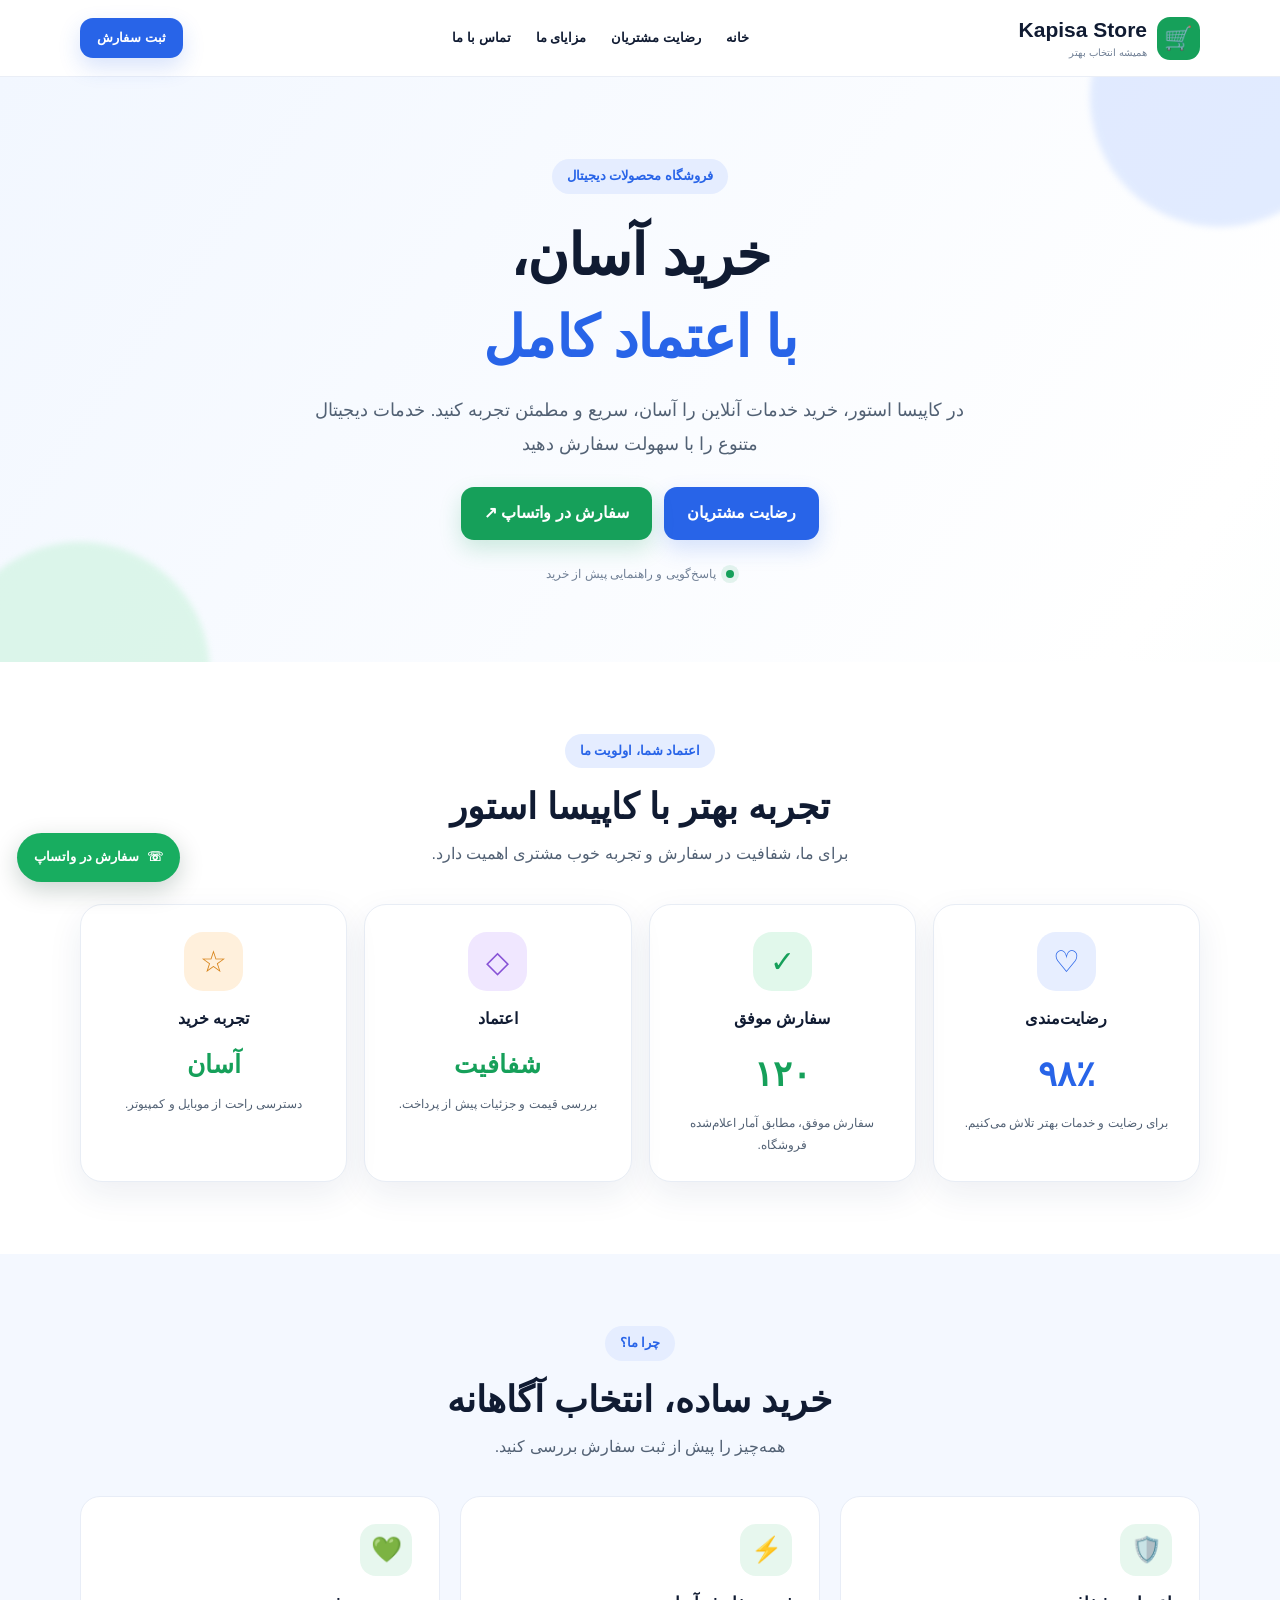
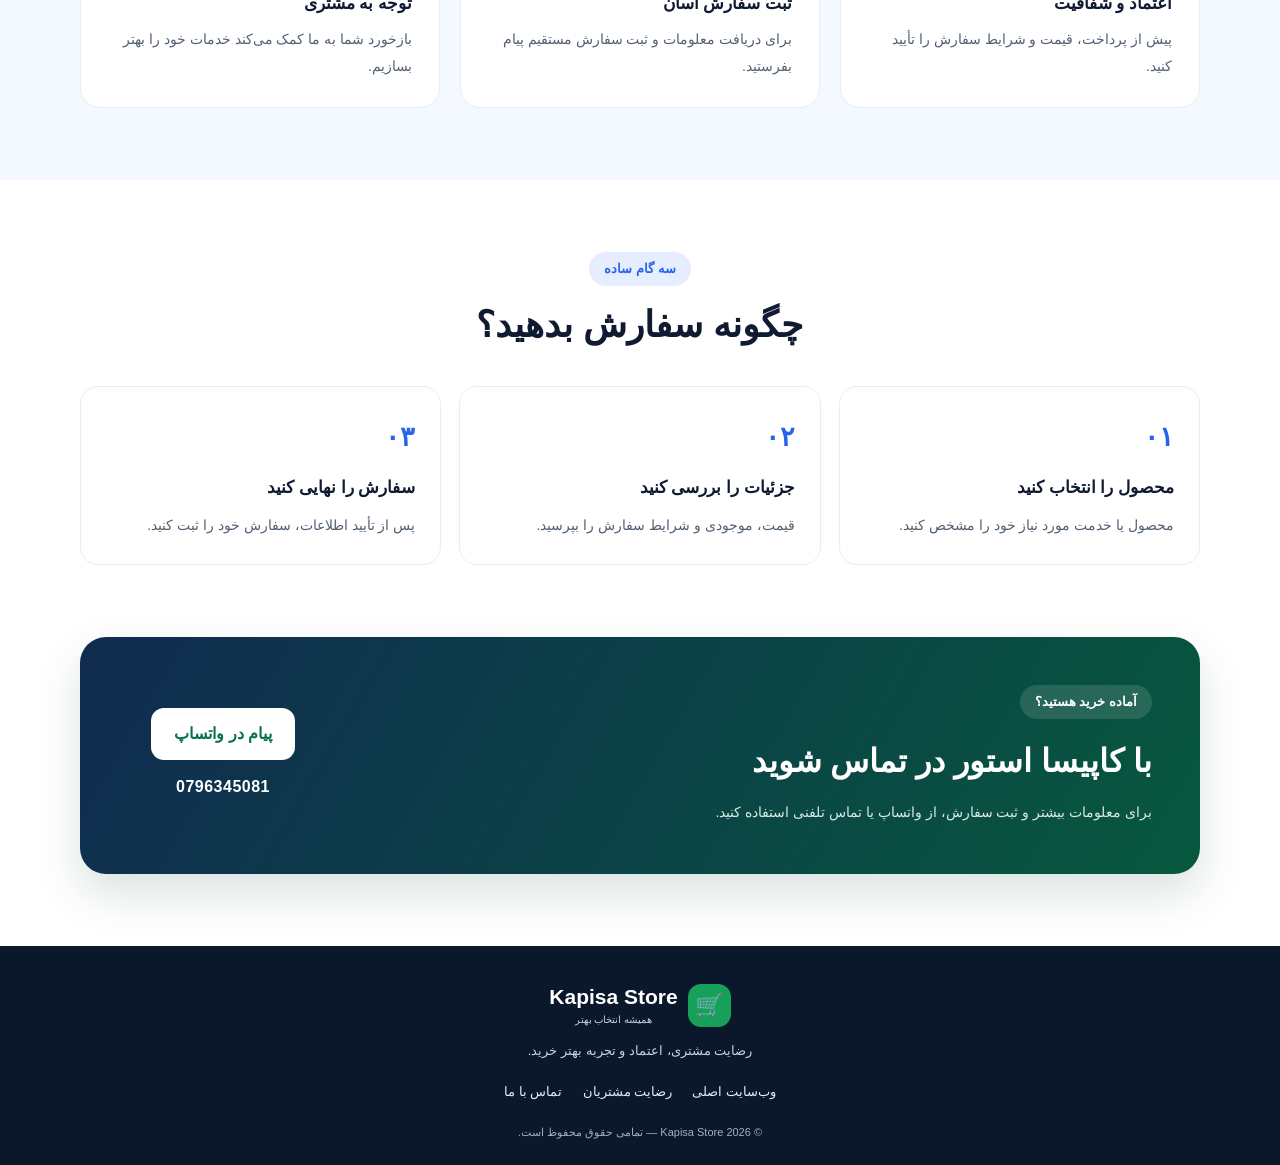
<file: customer.html>
<!DOCTYPE html>
<html lang="fa" dir="rtl">
<head>
  <meta charset="UTF-8">
  <meta name="viewport" content="width=device-width, initial-scale=1">
  <meta name="theme-color" content="#2864e8">
  <title>رضایت مشتریان کاپیسا استور </title>
  <meta name="description" content="تجربه خرید آسان، اعتماد و رضایت مشتریان در کاپیسا استور. برای معلومات و ثبت سفارش با ما تماس بگیرید.">
  <meta name="robots" content="index, follow">
  <link rel="canonical" href="https://kapsi.xyz/customer.html">
  <meta property="og:title" content="کاپیسا استور | رضایت و اعتماد مشتریان">
  <meta property="og:description" content="خرید آسان و تجربه بهتر با کاپیسا استور">
  <meta property="og:type" content="website">
  <meta property="og:url" content="https://kapsi.xyz/customer.html">
  <link rel="stylesheet" href="css/Customer.css">

  <script type="application/ld+json">
  {
    "@context": "https://schema.org",
    "@graph": [
      {
        "@type": "WebSite",
        "@id": "https://kapsi.xyz/#website",
        "url": "https://kapsi.xyz/",
        "name": "Kapisa Store",
        "inLanguage": "fa-AF"
      },
      {
        "@type": "Organization",
        "@id": "https://kapsi.xyz/#organization",
        "name": "Kapisa Store",
        "url": "https://kapsi.xyz/",
        "telephone": "+93796345081"
      },
      {
        "@type": "WebPage",
        "@id": "https://kapsi.xyz/customer.html#webpage",
        "url": "https://kapsi.xyz/customer.html",
        "name": "رضایت مشتریان کاپیسا استور",
        "inLanguage": "fa-AF",
        "isPartOf": {"@id": "https://kapsi.xyz/#website"},
        "about": {"@id": "https://kapsi.xyz/#organization"}
      }
    ]
  }
  </script>
</head>
<body>
  <header class="site-header">
    <div class="container nav">
      <a class="brand" href="https://kapisa.xyz/" aria-label="Kapisa Store - خانه">
        <span class="brand-icon" aria-hidden="true">🛒</span>
        <span>Kapisa Store<small>همیشه انتخاب بهتر</small></span>
      </a>
      <nav class="main-nav" aria-label="منوی اصلی">
        <a href="Customer.html">خانه</a>
        <a href="#stats">رضایت مشتریان</a>
        <a href="#benefits">مزایای ما</a>
        <a href="#contact">تماس با ما</a>
      </nav>
      <a class="button button-small" href="https://wa.me/93796345081" target="_blank" rel="noopener">ثبت سفارش</a>
    </div>
  </header>

  <main>
    <section class="hero" id="home">
      <div class="hero-glow glow-one" aria-hidden="true"></div>
      <div class="hero-glow glow-two" aria-hidden="true"></div>
      <div class="container hero-content">
        <span class="eyebrow reveal">فروشگاه محصولات دیجیتال</span>
        <h1 class="reveal">خرید آسان،<br><span>با اعتماد کامل</span></h1>
        <p class="hero-copy reveal">
          در کاپیسا استور، خرید خدمات آنلاین را آسان، سریع و مطمئن تجربه کنید.
خدمات دیجیتال متنوع را با سهولت سفارش دهید
        </p>
        <div class="hero-actions reveal">
          <a class="button" href="#stats">رضایت مشتریان</a>
          <a class="button button-green" href="https://wa.me/93796345081" target="_blank" rel="noopener">سفارش در واتساپ ↗</a>
        </div>
        <div class="hero-note reveal"><span class="pulse-dot"></span> پاسخ‌گویی و راهنمایی پیش از خرید</div>
      </div>
    </section>

    <section class="stats-section section" id="stats">
      <div class="container">
        <div class="section-heading reveal">
          <span class="eyebrow">اعتماد شما، اولویت ما</span>
          <h2>تجربه بهتر با کاپیسا استور</h2>
          <p>برای ما، شفافیت در سفارش و تجربه خوب مشتری اهمیت دارد.</p>
        </div>
        <div class="stats-grid">
          <article class="stat-card reveal">
            <div class="stat-icon icon-blue" aria-hidden="true">♡</div>
            <h3>رضایت‌مندی</h3>
            <div class="stat-number">۹۸٪</div>
            <p>برای رضایت و خدمات بهتر تلاش می‌کنیم.</p>
          </article>
          <article class="stat-card reveal">
            <div class="stat-icon icon-green" aria-hidden="true">✓</div>
            <h3>سفارش موفق</h3>
            <div class="stat-number">۱۲۰</div>
            <p>سفارش موفق، مطابق آمار اعلام‌شده فروشگاه.</p>
          </article>
          <article class="stat-card reveal">
            <div class="stat-icon icon-purple" aria-hidden="true">◇</div>
            <h3>اعتماد</h3>
            <div class="stat-word">شفافیت</div>
            <p>بررسی قیمت و جزئیات پیش از پرداخت.</p>
          </article>
          <article class="stat-card reveal">
            <div class="stat-icon icon-orange" aria-hidden="true">☆</div>
            <h3>تجربه خرید</h3>
            <div class="stat-word">آسان</div>
            <p>دسترسی راحت از موبایل و کمپیوتر.</p>
          </article>
        </div>

      </div>
    </section>

    <section class="benefits-section section" id="benefits">
      <div class="container">
        <div class="section-heading reveal">
          <span class="eyebrow">چرا ما؟</span>
          <h2>خرید ساده، انتخاب آگاهانه</h2>
          <p>همه‌چیز را پیش از ثبت سفارش بررسی کنید.</p>
        </div>
        <div class="benefits-grid">
          <article class="benefit-card reveal">
            <span class="benefit-symbol" aria-hidden="true">🛡️</span>
            <h3>اعتماد و شفافیت</h3>
            <p>پیش از پرداخت، قیمت و شرایط سفارش را تأیید کنید.</p>
          </article>
          <article class="benefit-card reveal">
            <span class="benefit-symbol" aria-hidden="true">⚡</span>
            <h3>ثبت سفارش آسان</h3>
            <p>برای دریافت معلومات و ثبت سفارش مستقیم پیام بفرستید.</p>
          </article>
          <article class="benefit-card reveal">
            <span class="benefit-symbol" aria-hidden="true">💚</span>
            <h3>توجه به مشتری</h3>
            <p>بازخورد شما به ما کمک می‌کند خدمات خود را بهتر بسازیم.</p>
          </article>
        </div>
      </div>
    </section>

    <section class="steps-section section" id="experience">
      <div class="container">
        <div class="section-heading reveal">
          <span class="eyebrow">سه گام ساده</span>
          <h2>چگونه سفارش بدهید؟</h2>
        </div>
        <div class="steps-grid">
          <article class="step-card reveal"><span class="step-number">۰۱</span><h3>محصول را انتخاب کنید</h3><p>محصول یا خدمت مورد نیاز خود را مشخص کنید.</p></article>
          <article class="step-card reveal"><span class="step-number">۰۲</span><h3>جزئیات را بررسی کنید</h3><p>قیمت، موجودی و شرایط سفارش را بپرسید.</p></article>
          <article class="step-card reveal"><span class="step-number">۰۳</span><h3>سفارش را نهایی کنید</h3><p>پس از تأیید اطلاعات، سفارش خود را ثبت کنید.</p></article>
        </div>
      </div>
    </section>

    <section class="container contact-section" id="contact">
      <div class="contact-box reveal">
        <div>
          <span class="eyebrow eyebrow-light">آماده خرید هستید؟</span>
          <h2>با کاپیسا استور در تماس شوید</h2>
          <p>برای معلومات بیشتر و ثبت سفارش، از واتساپ یا تماس تلفنی استفاده کنید.</p>
        </div>
        <div class="contact-actions">
          <a class="button button-white" href="https://wa.me/93796345081" target="_blank" rel="noopener">پیام در واتساپ</a>
          <a class="phone-link" href="tel:+93796345081" dir="ltr">0796345081</a>
        </div>
      </div>
    </section>
  </main>

  <footer class="site-footer">
    <div class="container footer-content">
      <a class="brand footer-brand" href="https://kapsi.xyz/">
        <span class="brand-icon" aria-hidden="true">🛒</span>
        <span>Kapisa Store<small>همیشه انتخاب بهتر</small></span>
      </a>
      <p>رضایت مشتری، اعتماد و تجربه بهتر خرید.</p>
      <div class="footer-links"><a href="https://kapsi.xyz/">وب‌سایت اصلی</a><a href="#stats">رضایت مشتریان</a><a href="#contact">تماس با ما</a></div>
      <small class="copyright">© <span id="year">2026</span> Kapisa Store — تمامی حقوق محفوظ است.</small>
    </div>
  </footer>

  <a class="whatsapp-float" href="https://wa.me/93796345081" target="_blank" rel="noopener" aria-label="سفارش در واتساپ">
    <span aria-hidden="true">☏</span> سفارش در واتساپ
  </a>

  <script>
    // Reveal elements when they enter the viewport.
    document.addEventListener("DOMContentLoaded", function () {
      const elements = document.querySelectorAll(".reveal");

      if (!("IntersectionObserver" in window)) {
        elements.forEach(function (el) { el.classList.add("is-visible"); });
        return;
      }

      const observer = new IntersectionObserver(function (entries) {
        entries.forEach(function (entry) {
          if (entry.isIntersecting) {
            entry.target.classList.add("is-visible");
            observer.unobserve(entry.target);
          }
        });
      }, { threshold: 0.12 });

      elements.forEach(function (el, index) {
        el.style.setProperty("--reveal-delay", (index % 4) * 90 + "ms");
        observer.observe(el);
      });
    });
  </script>
</body>
</html>
</file>
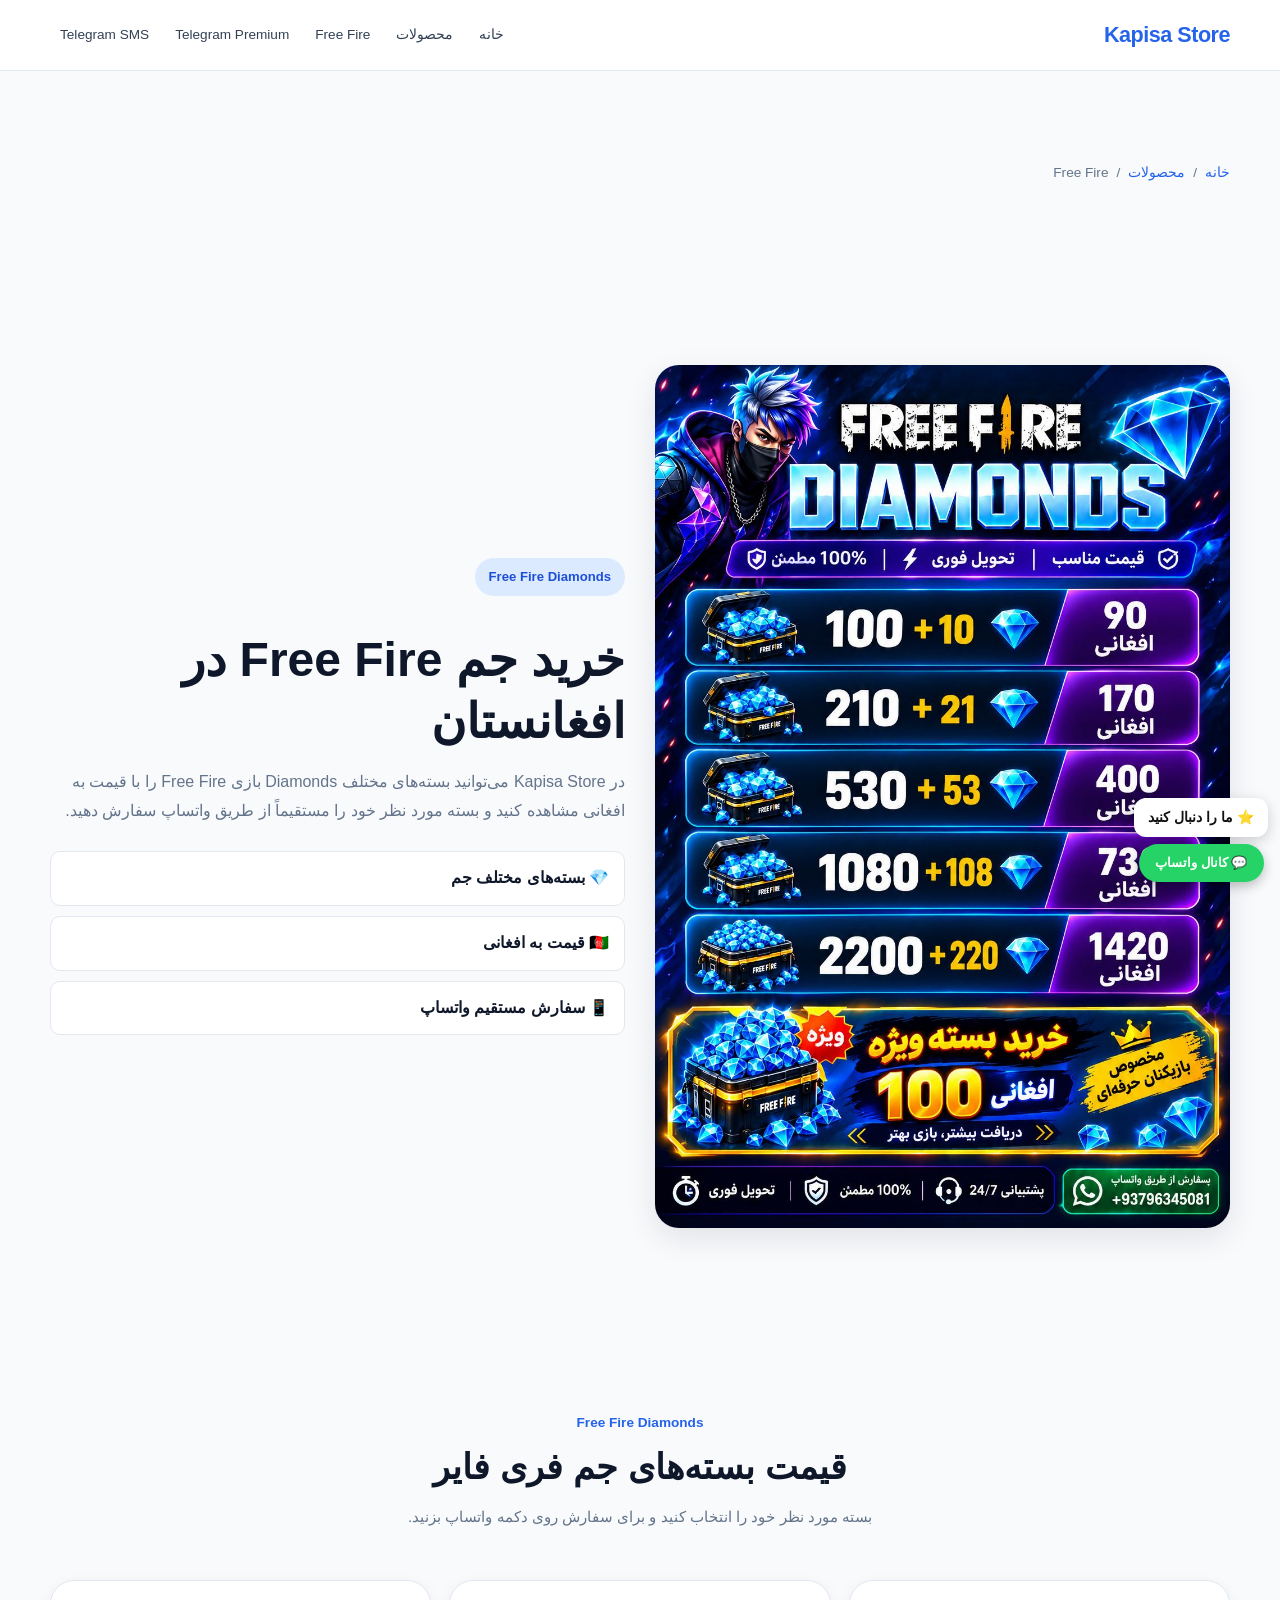
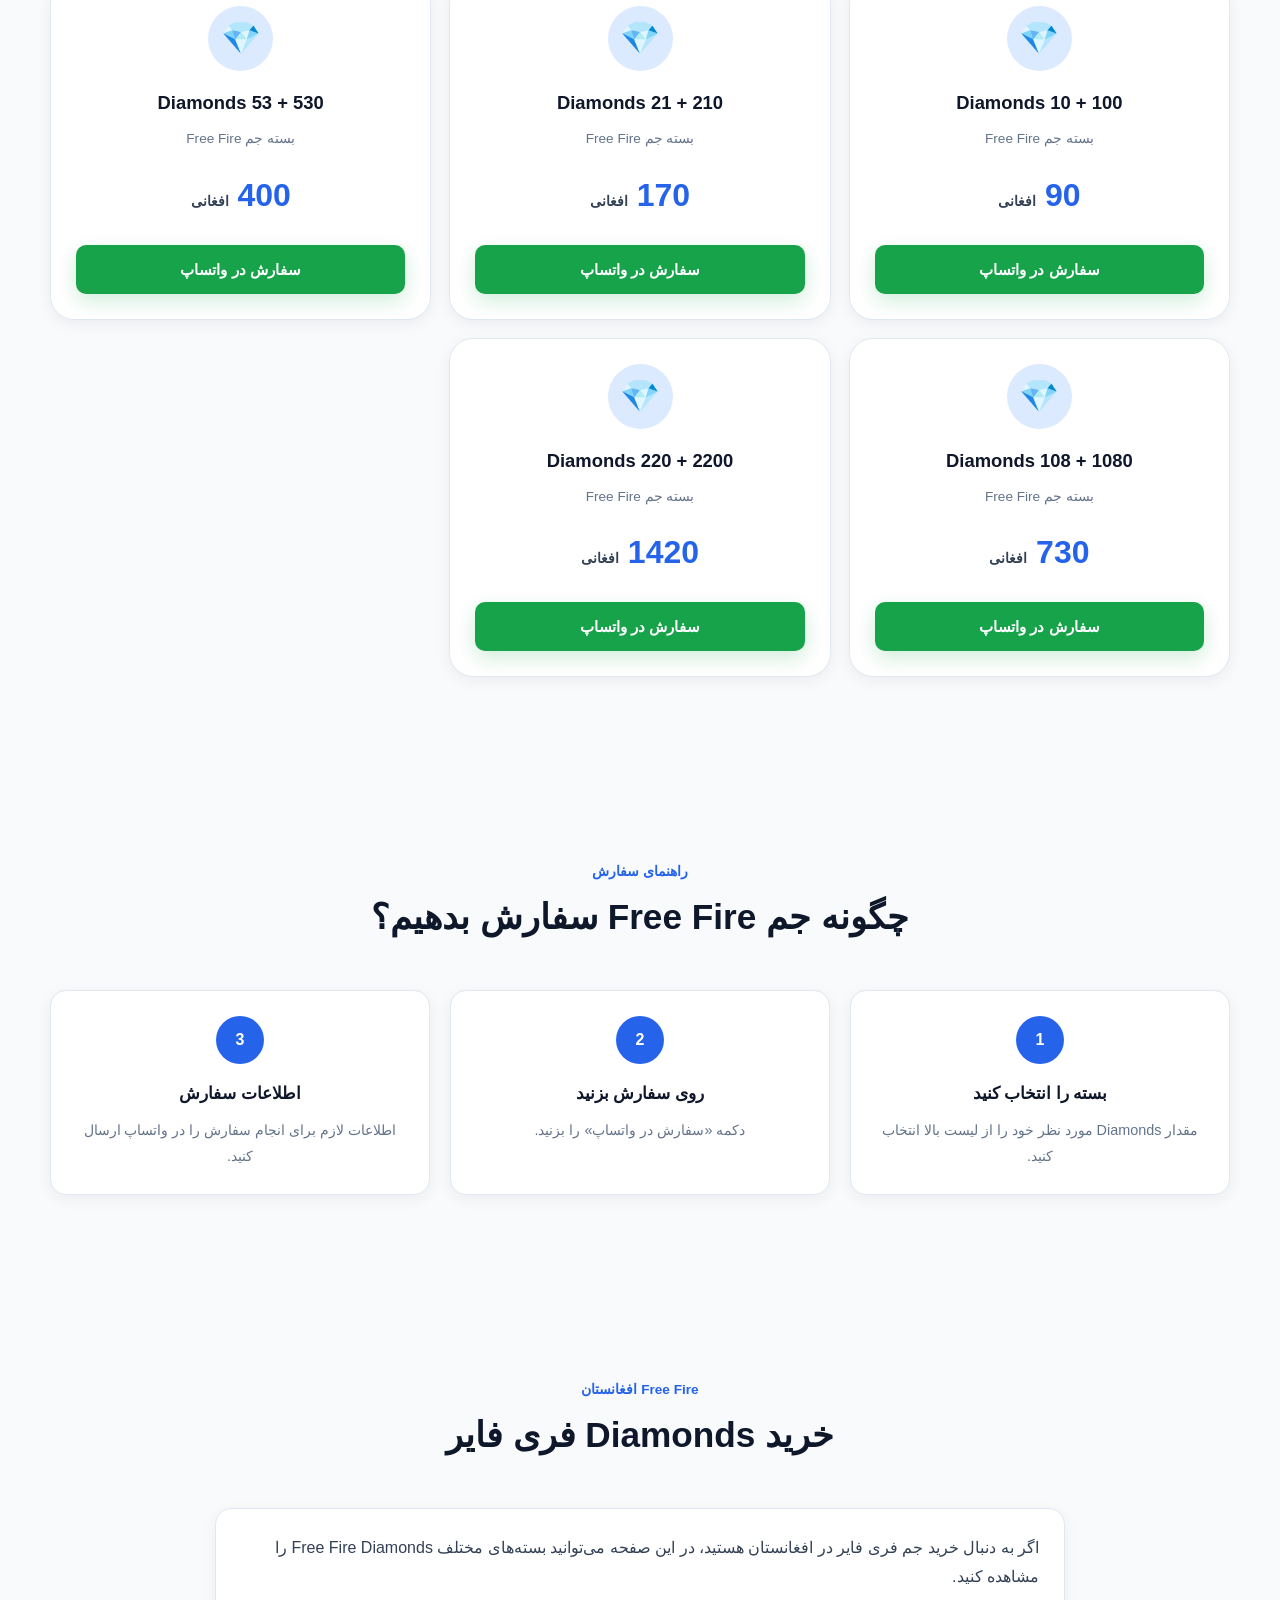
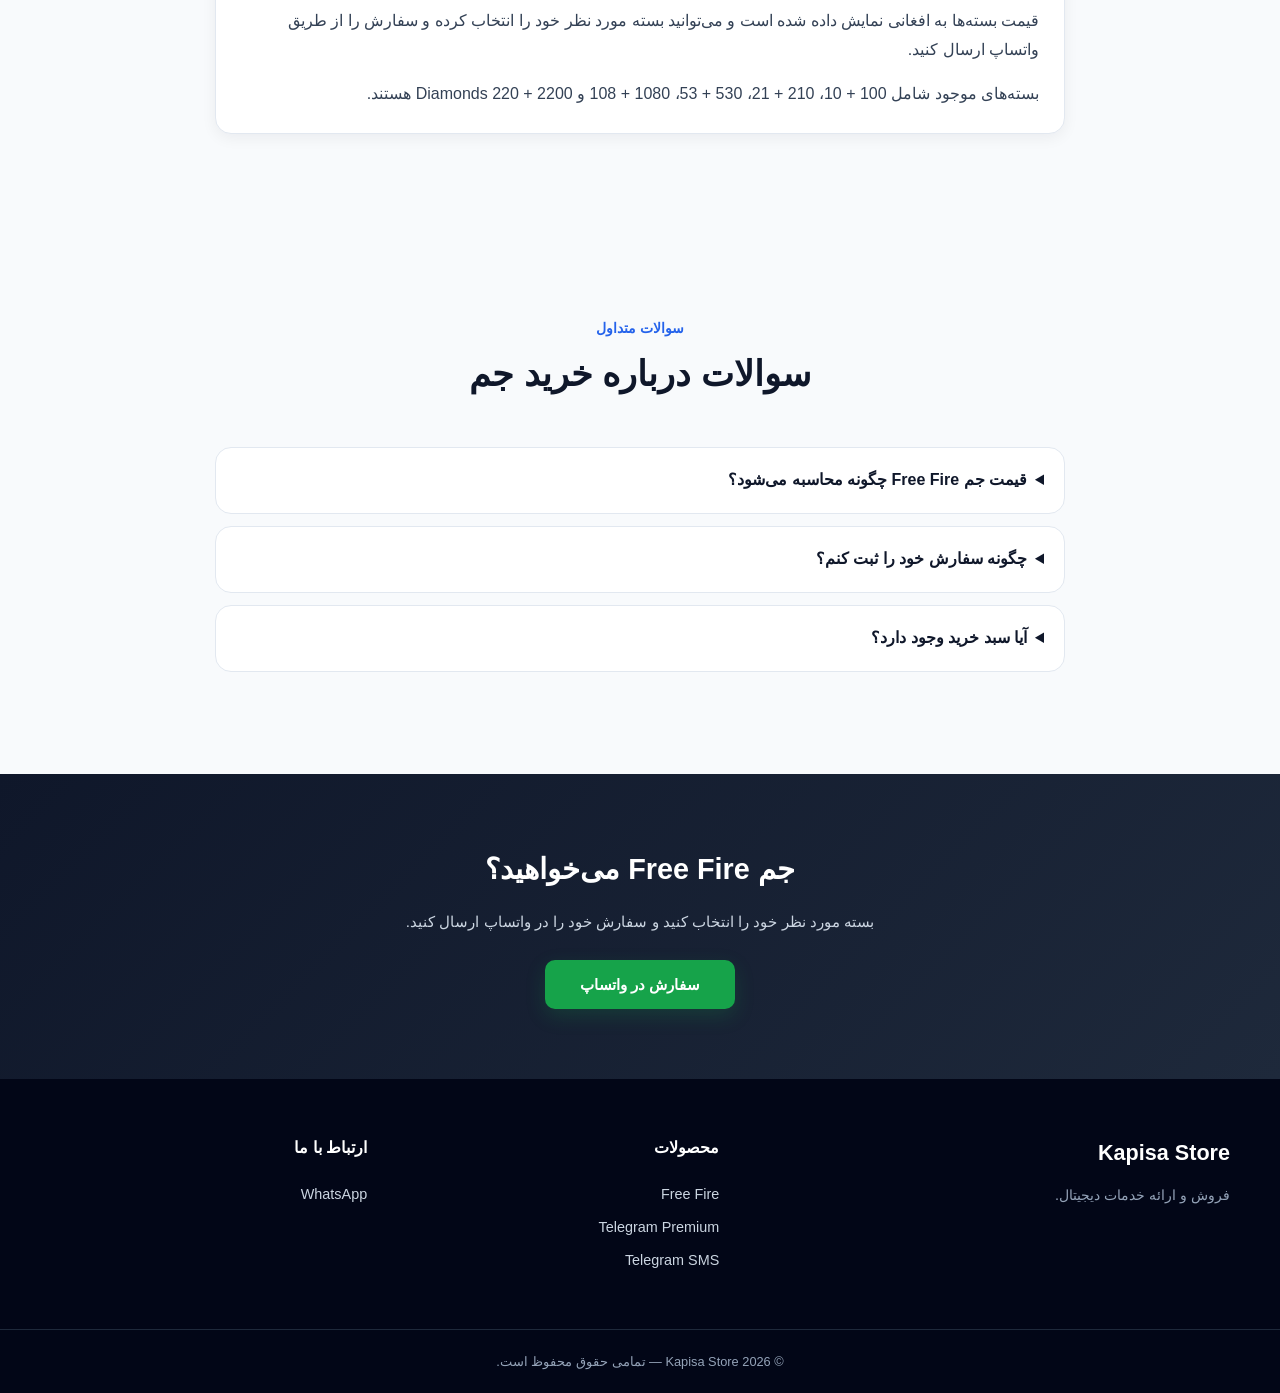
<file: products/free-fire.html>
<!DOCTYPE html>
<html lang="fa" dir="rtl">

<head>
    <meta charset="UTF-8">

    <meta
        name="viewport"
        content="width=device-width, initial-scale=1.0"
    >

    <!-- SEO -->
    <title>خرید الماس فری فایر</title>

    <meta
        name="description"
        content="خرید جم Free Fire در افغانستان با قیمت افغانی. مشاهده بسته‌های 100، 210، 530، 1080 و 2200 Diamonds و سفارش مستقیم از طریق واتساپ."
    >

    <meta
        name="robots"
        content="index, follow"
    >

    <link
        rel="canonical"
        href="https://kapisa.xyz/products/free-fire"
    >

    <meta
        name="theme-color"
        content="#0f172a"
    >

    <!-- Open Graph -->
    <meta
        property="og:type"
        content="product"
    >

    <meta
        property="og:title"
        content="خرید جم Free Fire در افغانستان | Kapisa Store"
    >

    <meta
        property="og:description"
        content="مشاهده قیمت بسته‌های جم Free Fire و سفارش مستقیم در واتساپ."
    >

    <meta
        property="og:url"
        content="https://kapisa.xyz/products/free-fire"
    >

    <meta
        property="og:site_name"
        content="Kapisa Store"
    >

    <meta
        property="og:image"
        content="https://kapisa.xyz/images/free-fire-diamonds.jpg"
    >

    <!-- CSS -->
    <link
        rel="stylesheet"
        href="../css/style.css"
    >


    <!-- Product Structured Data -->
    <script type="application/ld+json">
    {
        "@context": "https://schema.org",
        "@type": "Product",
        "name": "Free Fire Diamonds",
        "description": "خرید جم Free Fire در افغانستان با بسته‌های مختلف و قیمت به افغانی.",
        "image": "https://kapisa.xyz/images/free-fire-diamonds.jpg",
        "brand": {
            "@type": "Brand",
            "name": "Free Fire"
        },
        "offers": {
            "@type": "AggregateOffer",
            "priceCurrency": "AFN",
            "lowPrice": "100",
            "highPrice": "1500",
            "offerCount": "5",
            "availability": "https://schema.org/InStock"
        }
    }
    </script>

</head>


<body>


    <!-- Header -->
    <header class="site-header">

        <div class="container header-inner">

            <a
                href="../index.html"
                class="logo"
            >
                Kapisa Store
            </a>


            <nav
                class="main-nav"
                aria-label="منوی اصلی"
            >

                <a href="https://kapisa.xyz/">
                    خانه
                </a>

                <a href="../products.html">
                    محصولات
                </a>

                <a href="free-fire.html">
                    Free Fire
                </a>

                <a href="https://kapisa.xyz/products/telegram-premium">
                    Telegram Premium
                </a>

                <a href="https://kapisa.xyz/products/telegram-sms-cost">
                    Telegram SMS
                </a>

            </nav>

        </div>

    </header>



    <!-- Main -->
    <main>


        <!-- Breadcrumb -->
        <section class="section">

            <div class="container">

                <nav
                    aria-label="مسیر صفحه"
                    class="breadcrumb"
                >

                    <a href="../index.html">
                        خانه
                    </a>

                    <span>
                        /
                    </span>

                    <a href="../products.html">
                        محصولات
                    </a>

                    <span>
                        /
                    </span>

                    <span>
                        Free Fire
                    </span>

                </nav>

            </div>

        </section>



        <!-- Product Introduction -->
        <section class="section product-intro">

            <div class="container">

                <div class="product-main">


                    <div class="product-image">

                        <img
                            src="../images/free-fire-diamonds.jpg"
                            alt="قیمت و بسته‌های جم Free Fire در افغانستان"
                            fetchpriority="high"
                        >

                    </div>


                    <div class="product-info">

                        <span class="hero-badge">
                            Free Fire Diamonds
                        </span>

                        <h1>
                            خرید جم Free Fire در افغانستان
                        </h1>

                        <p>
                            در Kapisa Store می‌توانید بسته‌های
                            مختلف Diamonds بازی Free Fire را با
                            قیمت به افغانی مشاهده کنید و بسته مورد
                            نظر خود را مستقیماً از طریق واتساپ
                            سفارش دهید.
                        </p>


                        <div class="product-highlights">

                            <div>
                                💎
                                بسته‌های مختلف جم
                            </div>

                            <div>
                                🇦🇫
                                قیمت به افغانی
                            </div>

                            <div>
                                📱
                                سفارش مستقیم واتساپ
                            </div>

                        </div>

                    </div>

                </div>

            </div>

        </section>



        <!-- Packages -->
        <section class="section">

            <div class="container">


                <div class="section-heading">

                    <span>
                        Free Fire Diamonds
                    </span>

                    <h2>
                        قیمت بسته‌های جم فری فایر
                    </h2>

                    <p>
                        بسته مورد نظر خود را انتخاب کنید و
                        برای سفارش روی دکمه واتساپ بزنید.
                    </p>

                </div>



                <div class="package-grid">


                    <!-- 100 Diamonds -->
                    <article class="package-card">

                        <div class="package-icon">
                            💎
                        </div>

                        <h3>
                            100 + 10 Diamonds
                        </h3>

                        <p class="package-description">
                            بسته جم Free Fire
                        </p>

                        <div class="package-price">
                            90
                            <span>
                                افغانی
                            </span>
                        </div>

                        <a
                            class="btn btn-whatsapp"
                            href="https://wa.me/93796345081?text=سلام%20Kapisa%20Store،%20بسته%20100%20%2B%2010%20Diamonds%20فری%20فایر%20به%20قیمت%20100%20افغانی%20را%20می‌خواهم."
                            target="_blank"
                            rel="noopener"
                        >
                            سفارش در واتساپ
                        </a>

                    </article>



                    <!-- 210 Diamonds -->
                    <article class="package-card">

                        <div class="package-icon">
                            💎
                        </div>

                        <h3>
                            210 + 21 Diamonds
                        </h3>

                        <p class="package-description">
                            بسته جم Free Fire
                        </p>

                        <div class="package-price">
                            170
                            <span>
                                افغانی
                            </span>
                        </div>

                        <a
                            class="btn btn-whatsapp"
                            href="https://wa.me/93796345081?text=سلام%20Kapisa%20Store،%20بسته%20210%20%2B%2021%20Diamonds%20فری%20فایر%20به%20قیمت%20170%20افغانی%20را%20می‌خواهم."
                            target="_blank"
                            rel="noopener"
                        >
                            سفارش در واتساپ
                        </a>

                    </article>



                    <!-- 530 Diamonds -->
                    <article class="package-card">

                        <div class="package-icon">
                            💎
                        </div>

                        <h3>
                            530 + 53 Diamonds
                        </h3>

                        <p class="package-description">
                            بسته جم Free Fire
                        </p>

                        <div class="package-price">
                            400
                            <span>
                                افغانی
                            </span>
                        </div>

                        <a
                            class="btn btn-whatsapp"
                            href="https://wa.me/93796345081?text=سلام%20Kapisa%20Store،%20بسته%20530%20%2B%2053%20Diamonds%20فری%20فایر%20به%20قیمت%20420%20افغانی%20را%20می‌خواهم."
                            target="_blank"
                            rel="noopener"
                        >
                            سفارش در واتساپ
                        </a>

                    </article>



                    <!-- 1080 Diamonds -->
                    <article class="package-card">

                        <div class="package-icon">
                            💎
                        </div>

                        <h3>
                            1080 + 108 Diamonds
                        </h3>

                        <p class="package-description">
                            بسته جم Free Fire
                        </p>

                        <div class="package-price">
                            730
                            <span>
                                افغانی
                            </span>
                        </div>

                        <a
                            class="btn btn-whatsapp"
                            href="https://wa.me/93796345081?text=سلام%20Kapisa%20Store،%20بسته%201080%20%2B%20108%20Diamonds%20فری%20فایر%20به%20قیمت%20800%20افغانی%20را%20می‌خواهم."
                            target="_blank"
                            rel="noopener"
                        >
                            سفارش در واتساپ
                        </a>

                    </article>



                    <!-- 2200 Diamonds -->
                    <article class="package-card">

                        <div class="package-icon">
                            💎
                        </div>

                        <h3>
                            2200 + 220 Diamonds
                        </h3>

                        <p class="package-description">
                            بسته جم Free Fire
                        </p>

                        <div class="package-price">
                            1420
                            <span>
                                افغانی
                            </span>
                        </div>

                        <a
                            class="btn btn-whatsapp"
                            href="https://wa.me/93796345081?text=سلام%20Kapisa%20Store،%20بسته%202200%20%2B%20220%20Diamonds%20فری%20فایر%20به%20قیمت%201500%20افغانی%20را%20می‌خواهم."
                            target="_blank"
                            rel="noopener"
                        >
                            سفارش در واتساپ
                        </a>

                    </article>


                </div>

            </div>

        </section>



        <!-- How To Order -->
        <section class="how-order section">

            <div class="container">

                <div class="section-heading">

                    <span>
                        راهنمای سفارش
                    </span>

                    <h2>
                        چگونه جم Free Fire سفارش بدهیم؟
                    </h2>

                </div>


                <div class="steps">


                    <article class="step">

                        <span>
                            1
                        </span>

                        <h3>
                            بسته را انتخاب کنید
                        </h3>

                        <p>
                            مقدار Diamonds مورد نظر خود را
                            از لیست بالا انتخاب کنید.
                        </p>

                    </article>


                    <article class="step">

                        <span>
                            2
                        </span>

                        <h3>
                            روی سفارش بزنید
                        </h3>

                        <p>
                            دکمه «سفارش در واتساپ» را بزنید.
                        </p>

                    </article>


                    <article class="step">

                        <span>
                            3
                        </span>

                        <h3>
                            اطلاعات سفارش
                        </h3>

                        <p>
                            اطلاعات لازم برای انجام سفارش را
                            در واتساپ ارسال کنید.
                        </p>

                    </article>


                </div>

            </div>

        </section>



        <!-- SEO Content -->
        <section class="section">

            <div class="container">

                <div class="section-heading">

                    <span>
                        Free Fire افغانستان
                    </span>

                    <h2>
                        خرید Diamonds فری فایر
                    </h2>

                </div>


                <div class="seo-content">

                    <p>
                        اگر به دنبال خرید جم فری فایر در
                        افغانستان هستید، در این صفحه می‌توانید
                        بسته‌های مختلف Free Fire Diamonds را
                        مشاهده کنید.
                    </p>

                    <p>
                        قیمت بسته‌ها به افغانی نمایش داده شده
                        است و می‌توانید بسته مورد نظر خود را
                        انتخاب کرده و سفارش را از طریق واتساپ
                        ارسال کنید.
                    </p>

                    <p>
                        بسته‌های موجود شامل 100 + 10،
                        210 + 21، 530 + 53،
                        1080 + 108 و 2200 + 220 Diamonds هستند.
                    </p>

                </div>

            </div>

        </section>



        <!-- FAQ -->
        <section class="section">

            <div class="container">

                <div class="section-heading">

                    <span>
                        سوالات متداول
                    </span>

                    <h2>
                        سوالات درباره خرید جم
                    </h2>

                </div>


                <div class="faq">


                    <details>

                        <summary>
                            قیمت جم Free Fire چگونه محاسبه می‌شود؟
                        </summary>

                        <p>
                            قیمت هر بسته در همین صفحه به
                            افغانی نمایش داده شده است.
                        </p>

                    </details>


                    <details>

                        <summary>
                            چگونه سفارش خود را ثبت کنم؟
                        </summary>

                        <p>
                            بسته مورد نظر را انتخاب کنید و
                            روی «سفارش در واتساپ» بزنید.
                            سپس اطلاعات مورد نیاز سفارش را
                            در واتساپ ارسال کنید.
                        </p>

                    </details>


                    <details>

                        <summary>
                            آیا سبد خرید وجود دارد؟
                        </summary>

                        <p>
                            خیر. Kapisa Store برای ساده‌تر شدن
                            سفارش، از سبد خرید استفاده نمی‌کند.
                            سفارش مستقیماً از طریق واتساپ انجام
                            می‌شود.
                        </p>

                    </details>


                </div>

            </div>

        </section>



        <!-- CTA -->
        <section class="cta">

            <div class="container">

                <h2>
                    جم Free Fire می‌خواهید؟
                </h2>

                <p>
                    بسته مورد نظر خود را انتخاب کنید و
                    سفارش خود را در واتساپ ارسال کنید.
                </p>

                <a
                    href="https://wa.me/93796345081?text=سلام%20Kapisa%20Store،%20برای%20خرید%20جم%20Free%20Fire%20پیام%20دادم."
                    class="btn btn-whatsapp"
                    target="_blank"
                    rel="noopener"
                >
                    سفارش در واتساپ
                </a>

            </div>

        </section>


    </main>

<div class="follow-floating">

    <div class="follow-title">
        ⭐ ما را دنبال کنید
    </div>

    <a
        href="https://whatsapp.com/channel/0029Vb8WwaK9Bb5pevc9AT3u"
        target="_blank"
        rel="noopener noreferrer"
        class="whatsapp"
    >
        💬 کانال واتساپ
    </a>

</div>

    <!-- Footer -->
    <footer class="site-footer">

        <div class="container footer-content">


            <div>

                <h2>
                    Kapisa Store
                </h2>

                <p>
                    فروش و ارائه خدمات دیجیتال.
                </p>

            </div>


            <div class="footer-links">

                <h3>
                    محصولات
                </h3>

                <a href="free-fire.html">
                    Free Fire
                </a>

                <a href="telegram-premium.html">
                    Telegram Premium
                </a>

                <a href="telegram-sms-cost.html">
                    Telegram SMS
                </a>

            </div>


            <div class="footer-contact">

                <h3>
                    ارتباط با ما
                </h3>

                <a
                    href="https://wa.me/93796345081"
                    target="_blank"
                    rel="noopener"
                >
                    WhatsApp
                </a>

            </div>


        </div>


        <div class="footer-bottom">

            <p>
                © 2026 Kapisa Store — تمامی حقوق محفوظ است.
            </p>

        </div>

    </footer>


</body>

</html>
</file>
<file: css/Customer.css>
/* Kapisa Store customer page — Customer.css */
:root {
  --blue: #2864e8;
  --blue-dark: #1749bd;
  --green: #16a05a;
  --green-dark: #087345;
  --navy: #101b32;
  --text: #526174;
  --muted: #718096;
  --light: #f4f8ff;
  --border: #e8edf5;
  --white: #fff;
  --radius: 22px;
  --shadow: 0 12px 34px rgba(23, 52, 99, .08);
}

* { box-sizing: border-box; }
html { scroll-behavior: smooth; scroll-padding-top: 90px; }
body {
  margin: 0;
  font-family: Tahoma, Arial, sans-serif;
  color: var(--navy);
  background: var(--white);
  line-height: 1.9;
  -webkit-font-smoothing: antialiased;
}
a { color: inherit; text-decoration: none; }
button, a { -webkit-tap-highlight-color: transparent; }
.container { width: min(1120px, 92%); margin-inline: auto; }

.site-header {
  position: sticky;
  top: 0;
  z-index: 20;
  background: rgba(255,255,255,.94);
  backdrop-filter: blur(14px);
  border-bottom: 1px solid rgba(232,237,245,.9);
}
.nav { min-height: 76px; display: flex; align-items: center; justify-content: space-between; gap: 22px; }
.brand { display: inline-flex; align-items: center; gap: 10px; color: var(--navy); font-weight: 900; font-size: 21px; line-height: 1.25; }
.brand small { display: block; color: var(--muted); font-size: 10px; font-weight: 500; margin-top: 4px; }
.brand-icon { width: 43px; height: 43px; display: grid; place-items: center; border-radius: 13px; background: var(--green); color: white; font-size: 23px; }
.main-nav { display: flex; align-items: center; gap: 25px; font-size: 13px; font-weight: bold; }
.main-nav a { transition: color .2s ease; }
.main-nav a:hover, .footer-links a:hover { color: var(--green); }

.button {
  display: inline-flex; justify-content: center; align-items: center; gap: 8px;
  min-height: 48px; padding: 11px 23px; border: 0; border-radius: 13px;
  background: var(--blue); color: white; font: inherit; font-weight: 800;
  text-align: center; cursor: pointer; box-shadow: 0 9px 22px rgba(40,100,232,.18);
  transition: transform .25s ease, box-shadow .25s ease, background .25s ease;
}
.button:hover { transform: translateY(-3px); box-shadow: 0 14px 28px rgba(40,100,232,.24); background: var(--blue-dark); }
.button-small { min-height: 40px; padding: 7px 17px; font-size: 13px; }
.button-green { background: var(--green); box-shadow: 0 9px 22px rgba(22,160,90,.2); animation: buttonGlow 2.8s ease-in-out infinite; }
.button-green:hover { background: var(--green-dark); }
.button-white { background: white; color: var(--green-dark); box-shadow: none; }
.button-white:hover { background: #eafaf1; color: var(--green-dark); }

.hero {
  position: relative; isolation: isolate; overflow: hidden;
  padding: 82px 0 76px; text-align: center;
  background: linear-gradient(125deg, #f2f7ff, #fff 45%, #e8f8ef);
  background-size: 200% 200%;
  animation: gradientFlow 12s ease infinite;
}
.hero-content { position: relative; z-index: 1; }
.hero-glow { position: absolute; z-index: -1; width: 260px; height: 260px; border-radius: 50%; filter: blur(3px); opacity: .55; pointer-events: none; }
.glow-one { top: -110px; right: -70px; background: #cbdcff; }
.glow-two { bottom: -140px; left: -50px; background: #c6f2d9; }
.eyebrow { display: inline-block; padding: 5px 15px; border-radius: 99px; color: var(--blue); background: #e5edff; font-size: 13px; font-weight: 800; }
.hero h1 { margin: 20px auto 14px; max-width: 850px; font-size: clamp(32px, 5.4vw, 57px); line-height: 1.45; letter-spacing: -.8px; }
.hero h1 span { color: var(--blue); }
.hero-copy { max-width: 690px; margin: 0 auto 26px; color: var(--text); font-size: clamp(15px, 2vw, 18px); }
.hero-actions { display: flex; justify-content: center; gap: 12px; flex-wrap: wrap; }
.hero-note { margin-top: 23px; color: var(--muted); font-size: 12px; }
.pulse-dot { display: inline-block; width: 8px; height: 8px; margin-left: 7px; border-radius: 50%; background: var(--green); box-shadow: 0 0 0 5px #16a05a1c; }

.section { padding: 72px 0; }
.section-heading { text-align: center; max-width: 720px; margin: 0 auto 34px; }
.section-heading h2 { margin: 12px 0 5px; font-size: clamp(25px, 3.8vw, 36px); line-height: 1.5; }
.section-heading p { color: var(--text); margin: 0; }
.stats-section { background: white; }
.stats-grid { display: grid; grid-template-columns: repeat(4, minmax(0, 1fr)); gap: 17px; }
.stat-card { position: relative; overflow: hidden; padding: 27px 16px 24px; text-align: center; border: 1px solid var(--border); border-radius: var(--radius); background: white; box-shadow: var(--shadow); transition: transform .35s ease, box-shadow .35s ease, border-color .35s ease; }
.stat-card::before { content: ""; position: absolute; top: 0; right: 0; width: 0; height: 3px; background: linear-gradient(90deg, var(--blue), var(--green)); transition: width .45s ease; }
.stat-card:hover::before { width: 100%; }
.stat-card:hover { transform: translateY(-8px); border-color: #c7d7ff; box-shadow: 0 18px 40px rgba(20,55,110,.13); }
.stat-icon { width: 59px; height: 59px; margin: 0 auto 13px; display: grid; place-items: center; border-radius: 19px; font-size: 30px; transition: transform .35s ease; }
.stat-card:hover .stat-icon { transform: rotate(-8deg) scale(1.1); }
.icon-blue { color: var(--blue); background: #e7eeff; }
.icon-green { color: var(--green); background: #e1f8eb; }
.icon-purple { color: #8752d6; background: #f0e7ff; }
.icon-orange { color: #d78319; background: #fff0dc; }
.stat-card h3 { margin: 0; font-size: 16px; }
.stat-number, .stat-word { margin: 7px 0 2px; color: var(--green); font-size: clamp(27px, 3vw, 35px); font-weight: 900; }
.stat-card:first-child .stat-number { color: var(--blue); }
.stat-word { font-size: 25px; }
.stat-card p { margin: 4px 0 0; color: var(--text); font-size: 12px; }
.stats-disclaimer { margin: 17px 0 0; text-align: center; color: var(--muted); font-size: 11px; }

.benefits-section { background: var(--light); }
.benefits-grid { display: grid; grid-template-columns: repeat(3, minmax(0, 1fr)); gap: 20px; }
.benefit-card { padding: 27px; border: 1px solid #e8edf7; border-radius: 20px; background: white; transition: transform .35s ease, box-shadow .35s ease; }
.benefit-card:hover { transform: translateY(-7px); box-shadow: var(--shadow); }
.benefit-symbol { display: inline-grid; place-items: center; width: 52px; height: 52px; margin-bottom: 12px; border-radius: 16px; background: #e7f7ee; font-size: 25px; }
.benefit-card h3 { margin: 0 0 6px; font-size: 17px; }
.benefit-card p, .step-card p { margin: 0; color: var(--text); font-size: 14px; }

.steps-grid { display: grid; grid-template-columns: repeat(3, minmax(0, 1fr)); gap: 18px; }
.step-card { padding: 25px; border: 1px solid var(--border); border-radius: 18px; background: white; transition: transform .35s ease, box-shadow .35s ease; }
.step-card:hover { transform: translateY(-6px); box-shadow: var(--shadow); }
.step-number { color: var(--blue); font-size: 27px; font-weight: 900; }
.step-card h3 { margin: 8px 0; font-size: 17px; }

.contact-section { padding-bottom: 72px; }
.contact-box { display: flex; justify-content: space-between; align-items: center; gap: 30px; padding: clamp(26px, 5vw, 48px); border-radius: 26px; color: white; background: linear-gradient(120deg, #102b50, #07583e); box-shadow: 0 20px 45px rgba(7,65,55,.15); }
.eyebrow-light { color: white; background: #ffffff20; }
.contact-box h2 { margin: 12px 0 7px; font-size: clamp(23px, 3.5vw, 32px); }
.contact-box p { margin: 0; color: #d9e9e4; font-size: 14px; }
.contact-actions { display: flex; flex-direction: column; align-items: center; gap: 12px; min-width: 190px; }
.phone-link { color: white; font-weight: bold; letter-spacing: .5px; }

.site-footer { padding: 38px 0 22px; color: white; background: #0b172b; text-align: center; }
.footer-content { display: flex; flex-direction: column; align-items: center; gap: 12px; }
.footer-brand { color: white; }
.footer-brand small { color: #c4d3e7; }
.site-footer p { margin: 0; color: #c4d3e7; font-size: 13px; }
.footer-links { display: flex; justify-content: center; flex-wrap: wrap; gap: 20px; margin: 5px 0; font-size: 13px; }
.footer-links a { color: #e6edf7; }
.copyright { color: #9eafc6; font-size: 11px; }

.whatsapp-float { position: fixed; z-index: 30; left: 17px; bottom: 18px; display: inline-flex; align-items: center; gap: 8px; padding: 12px 17px; border-radius: 99px; background: #18ad60; color: white; font-weight: 800; font-size: 13px; box-shadow: 0 8px 25px #062d1e35; animation: whatsappFloat 3s ease-in-out infinite; transition: transform .25s ease; }
.whatsapp-float:hover { transform: scale(1.05); }

.reveal { opacity: 0; transform: translateY(25px); transition: opacity .7s ease, transform .7s cubic-bezier(.2,.7,.2,1); transition-delay: var(--reveal-delay, 0ms); }
.reveal.is-visible { opacity: 1; transform: translateY(0); }

@keyframes gradientFlow { 0%,100% { background-position: 0% 50%; } 50% { background-position: 100% 50%; } }
@keyframes buttonGlow { 0%,100% { box-shadow: 0 9px 22px #16a05a25; } 50% { box-shadow: 0 9px 30px #16a05a55; } }
@keyframes whatsappFloat { 0%,100% { translate: 0 0; } 50% { translate: 0 -5px; } }

@media (max-width: 850px) {
  .nav { flex-wrap: wrap; padding: 12px 0; }
  .main-nav { order: 3; width: 100%; justify-content: space-between; gap: 12px; }
  .stats-grid { grid-template-columns: repeat(2, minmax(0, 1fr)); }
  .contact-box { align-items: flex-start; flex-direction: column; }
  .contact-actions { align-items: flex-start; }
}
@media (max-width: 560px) {
  html { scroll-padding-top: 125px; }
  .container { width: min(100% - 28px, 1120px); }
  .nav { gap: 10px; }
  .brand { font-size: 18px; }
  .brand-icon { width: 38px; height: 38px; font-size: 20px; }
  .main-nav { overflow-x: auto; justify-content: flex-start; gap: 20px; padding: 3px 0 6px; white-space: nowrap; font-size: 12px; }
  .nav > .button { margin-right: auto; }
  .hero { padding: 55px 0 48px; }
  .hero h1 { font-size: clamp(30px, 9vw, 42px); }
  .hero-copy { font-size: 14px; }
  .hero-actions { flex-direction: column; }
  .hero-actions .button { width: 100%; }
  .section { padding: 52px 0; }
  .section-heading { margin-bottom: 25px; }
  .stats-grid { gap: 10px; }
  .stat-card { padding: 20px 9px; border-radius: 17px; }
  .stat-icon { width: 48px; height: 48px; border-radius: 15px; font-size: 25px; }
  .stat-card h3 { font-size: 13px; }
  .stat-card p { font-size: 11px; }
  .stat-number { font-size: 28px; }
  .stat-word { font-size: 22px; }
  .benefits-grid, .steps-grid { grid-template-columns: 1fr; gap: 13px; }
  .benefit-card, .step-card { padding: 22px; }
  .contact-section { padding-bottom: 48px; }
  .contact-box { padding: 26px 21px; }
  .contact-actions { width: 100%; }
  .contact-actions .button { width: 100%; }
  .whatsapp-float { left: 12px; bottom: 12px; padding: 10px 14px; font-size: 12px; }
}
@media (prefers-reduced-motion: reduce) {
  *, *::before, *::after { animation-duration: .01ms !important; animation-iteration-count: 1 !important; scroll-behavior: auto !important; transition-duration: .01ms !important; }
  .reveal { opacity: 1; transform: none; }
}
</file>
<file: css/style.css>
/* ========================================
   KAPISA STORE
   Main Stylesheet
   Mobile First
======================================== */


/* ========================================
   1. RESET
======================================== */
* {
    margin: 0;
    padding: 0;
    box-sizing: border-box;
}

html {
    scroll-behavior: smooth;
}

body {
    font-family:
        Tahoma,
        Arial,
        sans-serif;

    background: #f8fafc;
    color: #0f172a;

    line-height: 1.8;

    overflow-x: hidden;
}

img {
    display: block;
    max-width: 100%;
}

a {
    color: inherit;
    text-decoration: none;
}

button,
a {
    -webkit-tap-highlight-color: transparent;
}


/* ========================================
   2. VARIABLES
======================================== */

:root {

    --primary: #2563eb;
    --primary-dark: #1d4ed8;

    --whatsapp: #16a34a;
    --whatsapp-dark: #15803d;

    --dark: #0f172a;
    --dark-2: #1e293b;

    --text: #334155;
    --muted: #64748b;

    --white: #ffffff;

    --background: #f8fafc;
    --surface: #ffffff;

    --border: #e2e8f0;

    --radius-sm: 10px;
    --radius-md: 16px;
    --radius-lg: 24px;

    --shadow-sm:
        0 4px 15px rgba(15, 23, 42, 0.06);

    --shadow-md:
        0 10px 30px rgba(15, 23, 42, 0.10);

    --container: 1180px;
}


/* ========================================
   3. CONTAINER
======================================== */

.container {
    width: min(
        100% - 32px,
        var(--container)
    );

    margin-inline: auto;
}


/* ========================================
   4. HEADER
======================================== */

.site-header {
    position: sticky;
    top: 0;
    z-index: 1000;

    background: rgba(255, 255, 255, 0.95);

    border-bottom: 1px solid var(--border);

    backdrop-filter: blur(12px);
}

.header-inner {
    min-height: 70px;

    display: flex;
    flex-direction: column;

    justify-content: center;
    align-items: center;

    gap: 10px;

    padding-block: 12px;
}


/* Logo */

.logo {
    font-size: 1.35rem;
    font-weight: 900;

    color: var(--primary);

    letter-spacing: -0.5px;
}


/* Navigation */

.main-nav {
    width: 100%;

    display: flex;

    justify-content: center;
    align-items: center;

    gap: 6px;

    overflow-x: auto;

    scrollbar-width: none;
}

.main-nav::-webkit-scrollbar {
    display: none;
}

.main-nav a {
    flex-shrink: 0;

    padding: 7px 10px;

    border-radius: 8px;

    color: var(--text);

    font-size: 0.85rem;

    transition:
        background 0.2s ease,
        color 0.2s ease;
}

.main-nav a:hover {
    color: var(--primary);
    background: #eff6ff;
}


/* ========================================
   5. HERO
======================================== */

.hero {
    position: relative;

    padding: 70px 0 80px;

    background:
        radial-gradient(
            circle at top right,
            #dbeafe 0,
            transparent 35%
        ),
        linear-gradient(
            135deg,
            #f8fafc,
            #eff6ff
        );

    overflow: hidden;
}

.hero-content {
    text-align: center;

    max-width: 850px;
}


/* Badge */

.hero-badge {
    display: inline-block;

    margin-bottom: 18px;

    padding: 7px 14px;

    border-radius: 999px;

    background: #dbeafe;

    color: #1d4ed8;

    font-size: 0.82rem;

    font-weight: 700;
}


/* Hero title */

.hero h1 {
    max-width: 800px;

    margin-inline: auto;

    margin-bottom: 20px;

    font-size: clamp(
        2rem,
        7vw,
        4rem
    );

    line-height: 1.25;

    font-weight: 900;

    letter-spacing: -1px;
}


/* Hero paragraph */

.hero p {
    max-width: 680px;

    margin: 0 auto 30px;

    color: var(--muted);

    font-size: 1rem;
}


/* Hero buttons */

.hero-buttons {
    display: flex;

    flex-direction: column;

    gap: 12px;

    align-items: stretch;
}


/* ========================================
   6. BUTTONS
======================================== */

.btn {
    display: inline-flex;

    justify-content: center;
    align-items: center;

    min-height: 48px;

    padding: 11px 20px;

    border: none;

    border-radius: var(--radius-sm);

    font-size: 0.95rem;

    font-weight: 800;

    cursor: pointer;

    transition:
        transform 0.2s ease,
        box-shadow 0.2s ease,
        background 0.2s ease;
}

.btn:hover {
    transform: translateY(-2px);
}

.btn-primary {
    color: var(--white);

    background: var(--primary);

    box-shadow:
        0 7px 20px rgba(37, 99, 235, 0.22);
}

.btn-primary:hover {
    background: var(--primary-dark);
}

.btn-whatsapp {
    color: var(--white);

    background: var(--whatsapp);

    box-shadow:
        0 7px 20px rgba(22, 163, 74, 0.20);
}

.btn-whatsapp:hover {
    background: var(--whatsapp-dark);
}


/* ========================================
   7. SECTIONS
======================================== */

.section {
    padding: 70px 0;
}

.section-heading {
    max-width: 700px;

    margin: 0 auto 40px;

    text-align: center;
}

.section-heading > span {
    display: inline-block;

    margin-bottom: 8px;

    color: var(--primary);

    font-size: 0.85rem;

    font-weight: 800;
}

.section-heading h2 {
    margin-bottom: 12px;

    font-size: 1.8rem;

    line-height: 1.35;
}

.section-heading p {
    color: var(--muted);

    font-size: 0.95rem;
}


/* ========================================
   8. CATEGORY CARDS
======================================== */

.category-grid {
    display: grid;

    grid-template-columns: 1fr;

    gap: 20px;
}

.category-card {
    display: flex;

    flex-direction: column;

    overflow: hidden;

    background: var(--surface);

    border:
        1px solid var(--border);

    border-radius: var(--radius-lg);

    box-shadow: var(--shadow-sm);

    transition:
        transform 0.25s ease,
        box-shadow 0.25s ease;
}

.category-card:hover {
    transform: translateY(-5px);

    box-shadow: var(--shadow-md);
}


/* Image */

.category-image {
    aspect-ratio: 16 / 9;

    overflow: hidden;

    background: #e2e8f0;
}

.category-image img {
    width: 100%;
    height: 100%;

    object-fit: cover;

    transition:
        transform 0.4s ease;
}

.category-card:hover
.category-image img {
    transform: scale(1.04);
}


/* Content */

.category-content {
    display: flex;

    flex-direction: column;

    align-items: stretch;

    padding: 22px;
}

.category-content h3 {
    margin-bottom: 8px;

    font-size: 1.25rem;
}

.category-content p {
    min-height: 58px;

    margin-bottom: 20px;

    color: var(--muted);

    font-size: 0.92rem;
}

.category-content .btn {
    width: 100%;
}


/* ========================================
   9. WHY US
======================================== */

.why-us {
    background: var(--white);
}

.features-grid {
    display: grid;

    grid-template-columns: 1fr;

    gap: 18px;
}

.feature {
    padding: 25px;

    text-align: center;

    background: var(--background);

    border:
        1px solid var(--border);

    border-radius: var(--radius-md);
}

.feature-icon {
    display: flex;

    justify-content: center;
    align-items: center;

    width: 55px;
    height: 55px;

    margin: 0 auto 15px;

    border-radius: 50%;

    background: #dbeafe;

    font-size: 1.5rem;
}

.feature h3 {
    margin-bottom: 8px;

    font-size: 1.1rem;
}

.feature p {
    color: var(--muted);

    font-size: 0.9rem;
}


/* ========================================
   10. HOW TO ORDER
======================================== */

.how-order {
    background: #f8fafc;
}

.steps {
    display: grid;

    grid-template-columns: 1fr;

    gap: 20px;
}

.step {
    position: relative;

    padding: 25px;

    text-align: center;

    background: var(--white);

    border:
        1px solid var(--border);

    border-radius: var(--radius-md);

    box-shadow: var(--shadow-sm);
}

.step > span {
    display: flex;

    justify-content: center;
    align-items: center;

    width: 48px;
    height: 48px;

    margin: 0 auto 15px;

    border-radius: 50%;

    background: var(--primary);

    color: var(--white);

    font-weight: 900;
}

.step h3 {
    margin-bottom: 8px;

    font-size: 1.05rem;
}

.step p {
    color: var(--muted);

    font-size: 0.9rem;
}


/* ========================================
   11. CTA
======================================== */

.cta {
    padding: 70px 0;

    text-align: center;

    background:
        linear-gradient(
            135deg,
            #0f172a,
            #1e293b
        );

    color: var(--white);
}

.cta h2 {
    margin-bottom: 12px;

    font-size: 1.8rem;
}

.cta p {
    max-width: 600px;

    margin: 0 auto 25px;

    color: #cbd5e1;

    font-size: 0.95rem;
}

.cta .btn {
    min-width: 190px;
}


/* ========================================
   12. FOOTER
======================================== */

.site-footer {
    background: #020617;

    color: var(--white);
}

.footer-content {
    display: grid;

    grid-template-columns: 1fr;

    gap: 35px;

    padding: 55px 0;
}

.site-footer h2 {
    margin-bottom: 10px;

    font-size: 1.35rem;
}

.site-footer h3 {
    margin-bottom: 12px;

    font-size: 1rem;
}

.site-footer p {
    color: #94a3b8;

    font-size: 0.9rem;
}

.footer-links,
.footer-contact {
    display: flex;

    flex-direction: column;

    align-items: flex-start;

    gap: 7px;
}

.footer-links a,
.footer-contact a {
    color: #cbd5e1;

    font-size: 0.9rem;

    transition:
        color 0.2s ease;
}

.footer-links a:hover,
.footer-contact a:hover {
    color: #60a5fa;
}


/* Bottom */

.footer-bottom {
    padding: 20px;

    text-align: center;

    border-top:
        1px solid #1e293b;
}

.footer-bottom p {
    font-size: 0.8rem;
}


/* ========================================
   13. TABLET
======================================== */

@media (width >= 600px) {

    .container {
        width: min(
            100% - 48px,
            var(--container)
        );
    }


    .header-inner {
        flex-direction: row;

        justify-content: space-between;

        padding-block: 10px;
    }


    .main-nav {
        width: auto;

        justify-content: flex-end;
    }


    .hero {
        padding:
            90px
            0
            100px;
    }


    .hero-buttons {
        flex-direction: row;

        justify-content: center;

        align-items: center;
    }


    .hero-buttons .btn {
        min-width: 180px;
    }


    .category-grid {
        grid-template-columns:
            repeat(2, 1fr);
    }


    .features-grid {
        grid-template-columns:
            repeat(2, 1fr);
    }


    .steps {
        grid-template-columns:
            repeat(3, 1fr);
    }


    .footer-content {
        grid-template-columns:
            1.5fr 1fr 1fr;
    }
}


/* ========================================
   14. DESKTOP
======================================== */

@media (width >= 900px) {

    .section {
        padding: 90px 0;
    }


    .section-heading {
        margin-bottom: 50px;
    }


    .section-heading h2 {
        font-size: 2.2rem;
    }


    .category-grid {
        grid-template-columns:
            repeat(3, 1fr);
    }


    .features-grid {
        grid-template-columns:
            repeat(3, 1fr);
    }


    .category-content {
        padding: 25px;
    }
}


/* ========================================
   15. LARGE DESKTOP
======================================== */

@media (width >= 1200px) {

    .hero {
        padding:
            120px
            0
            130px;
    }


    .hero p {
        font-size: 1.08rem;
    }


    .category-grid {
        gap: 25px;
    }


    .features-grid {
        gap: 25px;
    }
}


/* ========================================
   16. ACCESSIBILITY
======================================== */

:focus-visible {
    outline:
        3px solid
        rgba(37, 99, 235, 0.45);

    outline-offset: 3px;
}


/* Reduced motion */

@media (prefers-reduced-motion: reduce) {

    html {
        scroll-behavior: auto;
    }

    *,
    *::before,
    *::after {
        animation-duration: 0.01ms !important;
        animation-iteration-count: 1 !important;
        transition-duration: 0.01ms !important;
    }
}

/* ========================================
   PRODUCT PAGE
======================================== */

.breadcrumb {
    display: flex;
    flex-wrap: wrap;
    gap: 8px;

    color: var(--muted);

    font-size: 0.85rem;
}

.breadcrumb a {
    color: var(--primary);
}

.product-main {
    display: grid;
    grid-template-columns: 1fr;
    gap: 30px;

    align-items: center;
}

.product-image {
    overflow: hidden;

    border-radius: var(--radius-lg);

    background: #e2e8f0;

    box-shadow: var(--shadow-md);
}

.product-image img {
    width: 100%;
    height: auto;
}

.product-info h1 {
    margin: 15px 0;

    font-size: clamp(
        2rem,
        7vw,
        3rem
    );

    line-height: 1.3;
}

.product-info > p {
    color: var(--muted);

    font-size: 1rem;
}

.product-highlights {
    display: flex;
    flex-direction: column;

    gap: 10px;

    margin-top: 25px;
}

.product-highlights div {
    padding: 12px 15px;

    border: 1px solid var(--border);

    border-radius: var(--radius-sm);

    background: var(--white);

    font-weight: 700;
}


/* Package Grid */

.package-grid {
    display: grid;

    grid-template-columns: 1fr;

    gap: 18px;
}

.package-card {
    padding: 25px;

    text-align: center;

    background: var(--white);

    border: 1px solid var(--border);

    border-radius: var(--radius-lg);

    box-shadow: var(--shadow-sm);

    transition:
        transform 0.2s ease,
        box-shadow 0.2s ease;
}

.package-card:hover {
    transform: translateY(-5px);

    box-shadow: var(--shadow-md);
}

.package-icon {
    display: flex;

    justify-content: center;
    align-items: center;

    width: 65px;
    height: 65px;

    margin: 0 auto 15px;

    border-radius: 50%;

    background: #dbeafe;

    font-size: 2rem;
}

.package-card h3 {
    margin-bottom: 8px;

    font-size: 1.15rem;
}

.package-description {
    margin-bottom: 15px;

    color: var(--muted);

    font-size: 0.85rem;
}

.package-price {
    margin-bottom: 20px;

    font-size: 2rem;

    font-weight: 900;

    color: var(--primary);
}

.package-price span {
    font-size: 0.85rem;

    font-weight: 700;

    color: var(--text);
}

.package-card .btn {
    width: 100%;
}


/* SEO Content */

.seo-content {
    max-width: 850px;

    margin-inline: auto;

    padding: 25px;

    background: var(--white);

    border: 1px solid var(--border);

    border-radius: var(--radius-md);

    box-shadow: var(--shadow-sm);
}

.seo-content p {
    margin-bottom: 15px;

    color: var(--text);
}

.seo-content p:last-child {
    margin-bottom: 0;
}


/* FAQ */

.faq {
    max-width: 850px;

    margin-inline: auto;
}

.faq details {
    margin-bottom: 12px;

    padding: 18px 20px;

    background: var(--white);

    border: 1px solid var(--border);

    border-radius: var(--radius-md);
}

.faq summary {
    cursor: pointer;

    font-weight: 800;
}

.faq details p {
    margin-top: 15px;

    color: var(--muted);

    font-size: 0.92rem;
}


/* Product responsive */

@media (width >= 700px) {

    .product-main {
        grid-template-columns:
            1fr 1fr;
    }

    .package-grid {
        grid-template-columns:
            repeat(2, 1fr);
    }
}


@media (width >= 1000px) {

    .package-grid {
        grid-template-columns:
            repeat(3, 1fr);
    }

}

/* تنظیم لوگو */
.logo {
  display: flex;
  align-items: center;
  flex-shrink: 0;
}

.logo img {
  width: 120px;
  height: auto;
  max-height: 70px;
  object-fit: contain;
}

/* موبایل */
@media (max-width: 600px) {
  .logo img {
    width: 100px;
    max-height: 60px;
  }
}

.follow-floating {
    position: fixed;
    right: 12px;
    bottom: 18px;

    z-index: 99999;

    display: flex;
    flex-direction: column;
    align-items: center;
    gap: 7px;
}

/* ما را دنبال کنید */
.follow-title {
    background: #fff;
    color: #111;

    padding: 7px 14px;

    border-radius: 12px;

    font-size: 14px;
    font-weight: bold;

    box-shadow: 0 4px 14px rgba(0, 0, 0, 0.18);
}

/* فقط کانال واتساپ */
.follow-floating .whatsapp {
    display: flex;
    align-items: center;
    justify-content: center;

    width: 125px;
    height: 38px;

    background: #25D366;
    color: white;

    border-radius: 19px;

    text-decoration: none;

    font-size: 13px;
    font-weight: bold;

    box-shadow: 0 4px 12px rgba(0, 0, 0, 0.25);

    transition: 0.2s;
}

.follow-floating .whatsapp:hover {
    transform: scale(1.05);
}
/* =========================
   Social & Satisfaction
========================= */

.social-section {
    padding: 70px 20px;
    background: #0f172a;
}

.social-box {
    max-width: 800px;
    margin: 0 auto;
    text-align: center;
    padding: 45px 25px;
    border-radius: 28px;
    background: linear-gradient(
        135deg,
        #111827,
        #172554
    );
    border: 1px solid rgba(255, 255, 255, 0.08);
    box-shadow: 0 15px 40px rgba(0, 0, 0, 0.25);
}

.social-icon {
    font-size: 45px;
    margin-bottom: 10px;
}

.social-badge {
    display: inline-block;
    padding: 8px 18px;
    border-radius: 30px;
    background: #2563eb;
    color: #fff;
    font-size: 14px;
    font-weight: 700;
    margin-bottom: 18px;
}

.social-box h2 {
    margin: 10px 0 15px;
    color: #fff;
    font-size: 30px;
    line-height: 1.6;
}

.social-box > p {
    color: #cbd5e1;
    font-size: 17px;
    line-height: 2;
    max-width: 650px;
    margin: 0 auto 30px;
}

.social-buttons {
    display: flex;
    justify-content: center;
    gap: 15px;
    flex-wrap: wrap;
}

.social-btn {
    display: flex;
    align-items: center;
    justify-content: center;
    gap: 10px;
    min-width: 220px;
    padding: 15px 25px;
    border-radius: 14px;
    color: #fff;
    text-decoration: none;
    font-size: 17px;
    font-weight: 700;
    transition: transform 0.2s ease, opacity 0.2s ease;
}

.social-btn:hover {
    transform: translateY(-3px);
    opacity: 0.9;
}

.social-btn.whatsapp {
    background: #16a34a;
}

.social-btn.telegram {
    background: #229ed9;
}

.social-btn span {
    font-size: 22px;
}

.follow-text {
    margin-top: 28px !important;
    margin-bottom: 0 !important;
    font-size: 14px !important;
    color: #94a3b8 !important;
}


/* Mobile */
@media (max-width: 600px) {

    .social-section {
        padding: 50px 15px;
    }

    .social-box {
        padding: 35px 18px;
        border-radius: 22px;
    }

    .social-box h2 {
        font-size: 24px;
    }

    .social-box > p {
        font-size: 15px;
    }

    .social-buttons {
        flex-direction: column;
    }

    .social-btn {
        width: 100%;
        min-width: 0;
    }

}
</file>
